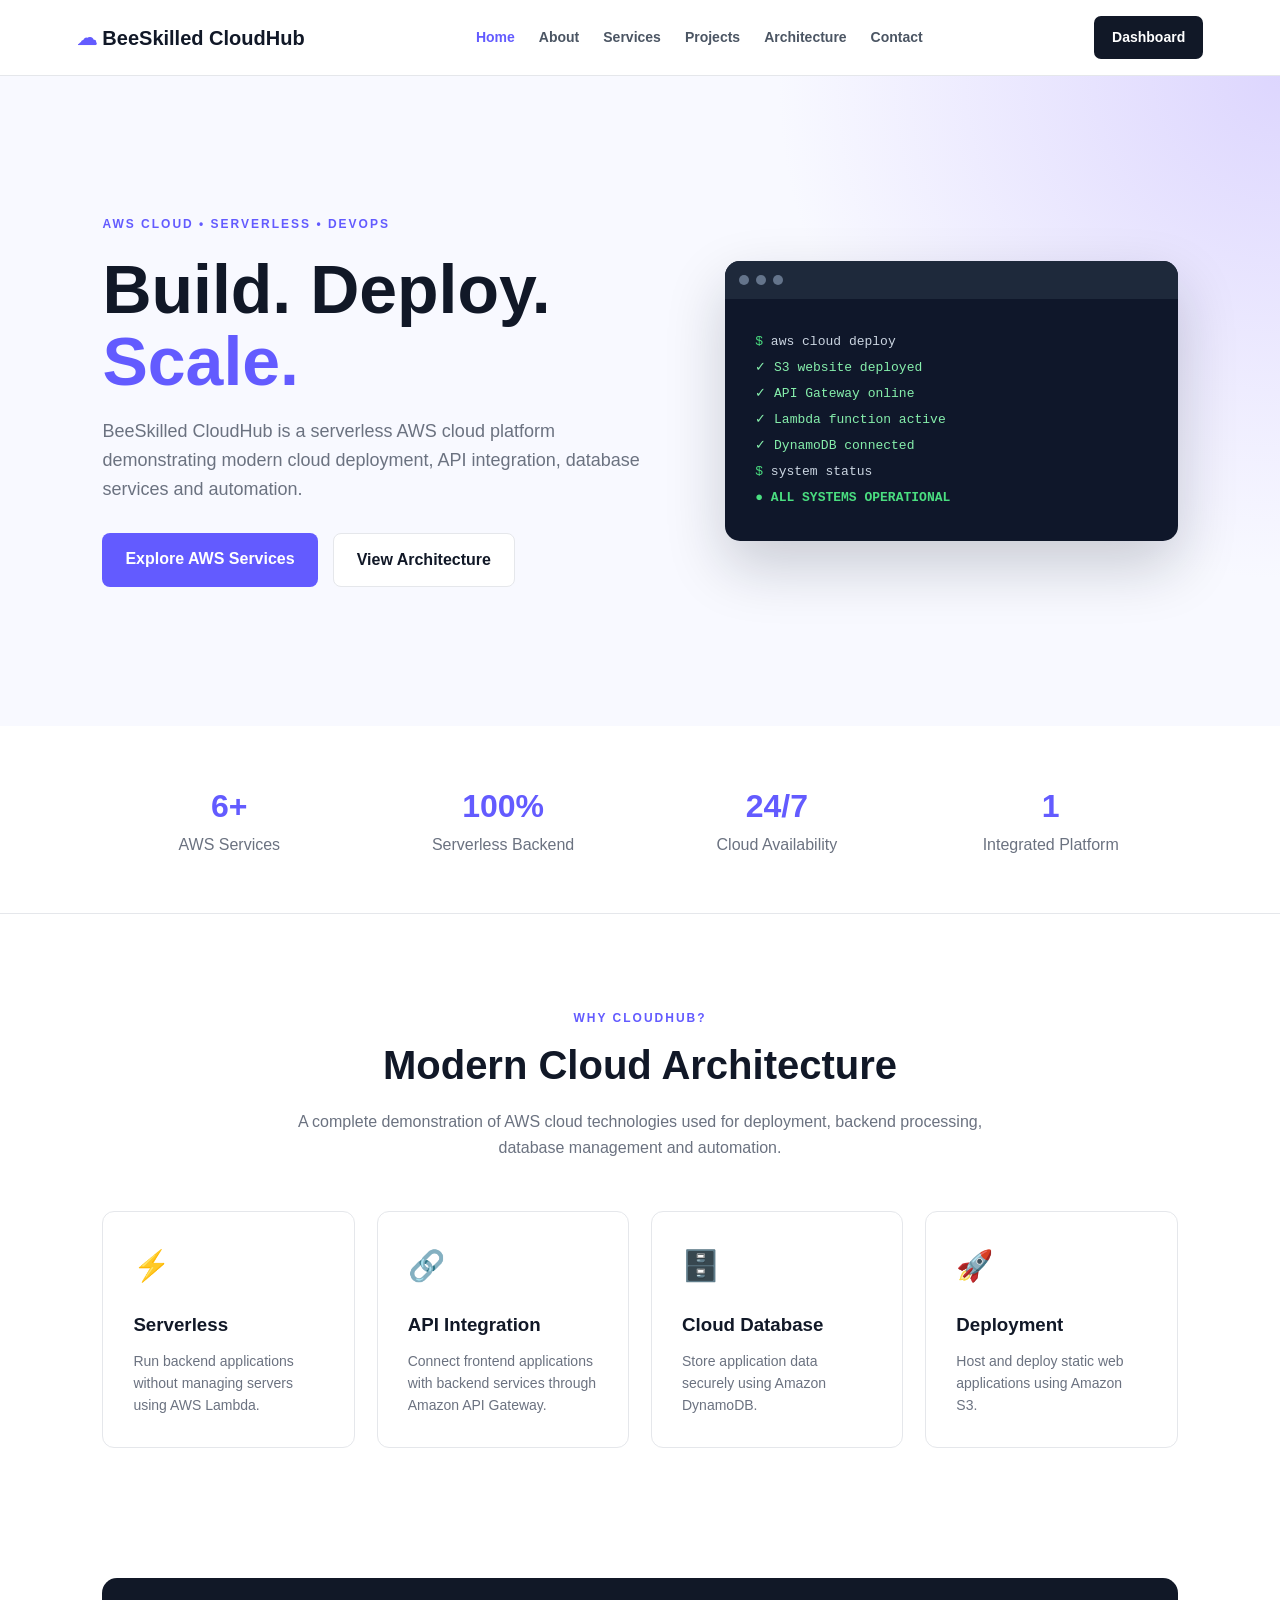
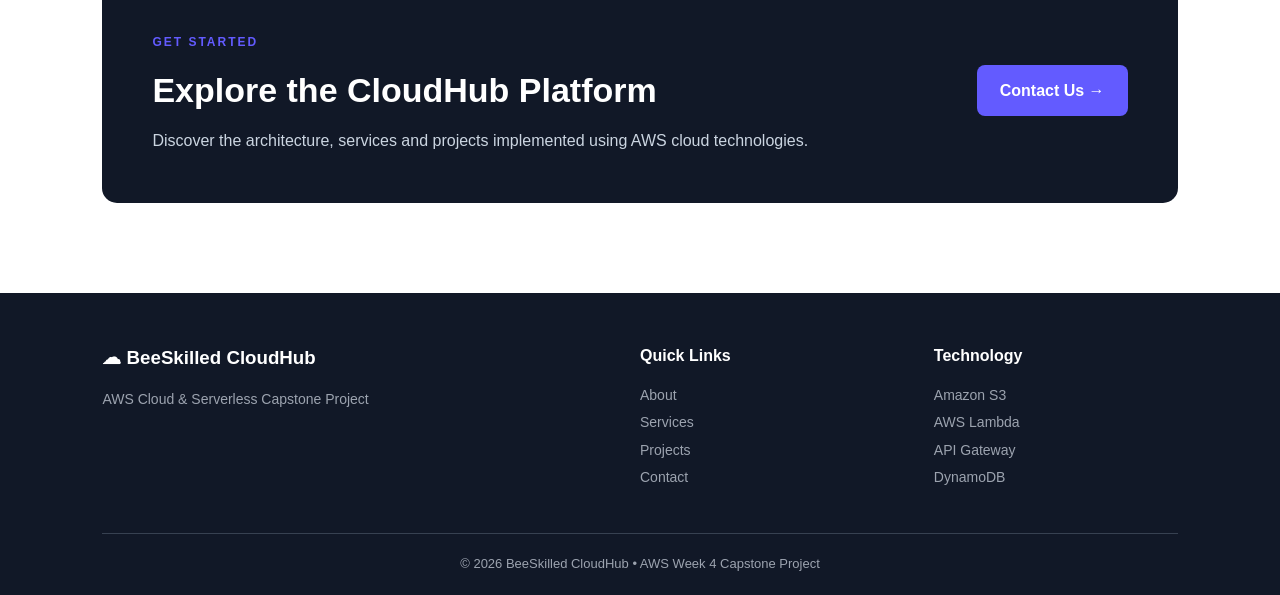
<file: BeeSkilled-CloudHub/index.html>
<!DOCTYPE html>
<html lang="en">

<head>
    <meta charset="UTF-8">
    <meta name="viewport" content="width=device-width, initial-scale=1.0">

    <title>BeeSkilled CloudHub | AWS Cloud Platform</title>

    <link rel="stylesheet" href="css/style.css">
    <link rel="stylesheet" href="css/responsive.css">
</head>

<body>

<header class="navbar">

    <div class="logo">
        <span>☁</span> BeeSkilled CloudHub
    </div>

    <nav>
        <a href="index.html" class="active">Home</a>
        <a href="about.html">About</a>
        <a href="services.html">Services</a>
        <a href="projects.html">Projects</a>
        <a href="architecture.html">Architecture</a>
        <a href="contact.html">Contact</a>
    </nav>

    <a href="dashboard.html" class="nav-button">
        Dashboard
    </a>

</header>


<main>

<section class="hero">

    <div class="hero-content">

        <div class="badge">
            AWS CLOUD • SERVERLESS • DEVOPS
        </div>

        <h1>
            Build. Deploy.
            <span>Scale.</span>
        </h1>

        <p>
            BeeSkilled CloudHub is a serverless AWS cloud platform
            demonstrating modern cloud deployment, API integration,
            database services and automation.
        </p>

        <div class="hero-buttons">

            <a href="services.html" class="btn primary">
                Explore AWS Services
            </a>

            <a href="architecture.html" class="btn secondary">
                View Architecture
            </a>

        </div>

    </div>


    <div class="hero-card">

        <div class="terminal-header">
            <span></span>
            <span></span>
            <span></span>
        </div>

        <div class="terminal">

            <p>
                <span class="green">$</span>
                aws cloud deploy
            </p>

            <p class="success">
                ✓ S3 website deployed
            </p>

            <p class="success">
                ✓ API Gateway online
            </p>

            <p class="success">
                ✓ Lambda function active
            </p>

            <p class="success">
                ✓ DynamoDB connected
            </p>

            <p>
                <span class="green">$</span>
                system status
            </p>

            <p class="online">
                ● ALL SYSTEMS OPERATIONAL
            </p>

        </div>

    </div>

</section>


<section class="stats">

    <div class="stat-card">
        <h2>6+</h2>
        <p>AWS Services</p>
    </div>

    <div class="stat-card">
        <h2>100%</h2>
        <p>Serverless Backend</p>
    </div>

    <div class="stat-card">
        <h2>24/7</h2>
        <p>Cloud Availability</p>
    </div>

    <div class="stat-card">
        <h2>1</h2>
        <p>Integrated Platform</p>
    </div>

</section>


<section class="section">

    <div class="section-heading">

        <span class="section-label">
            WHY CLOUDHUB?
        </span>

        <h2>
            Modern Cloud Architecture
        </h2>

        <p>
            A complete demonstration of AWS cloud technologies
            used for deployment, backend processing, database
            management and automation.
        </p>

    </div>


    <div class="feature-grid">

        <div class="feature-card">

            <div class="feature-icon">⚡</div>

            <h3>Serverless</h3>

            <p>
                Run backend applications without managing servers
                using AWS Lambda.
            </p>

        </div>


        <div class="feature-card">

            <div class="feature-icon">🔗</div>

            <h3>API Integration</h3>

            <p>
                Connect frontend applications with backend services
                through Amazon API Gateway.
            </p>

        </div>


        <div class="feature-card">

            <div class="feature-icon">🗄️</div>

            <h3>Cloud Database</h3>

            <p>
                Store application data securely using
                Amazon DynamoDB.
            </p>

        </div>


        <div class="feature-card">

            <div class="feature-icon">🚀</div>

            <h3>Deployment</h3>

            <p>
                Host and deploy static web applications using
                Amazon S3.
            </p>

        </div>

    </div>

</section>


<section class="cta">

    <div>

        <span class="section-label">
            GET STARTED
        </span>

        <h2>
            Explore the CloudHub Platform
        </h2>

        <p>
            Discover the architecture, services and projects
            implemented using AWS cloud technologies.
        </p>

    </div>

    <a href="contact.html" class="btn primary">
        Contact Us →
    </a>

</section>

</main>


<footer>

    <div class="footer-content">

        <div>
            <h3>☁ BeeSkilled CloudHub</h3>

            <p>
                AWS Cloud & Serverless Capstone Project
            </p>
        </div>

        <div>
            <h4>Quick Links</h4>

            <a href="about.html">About</a>
            <a href="services.html">Services</a>
            <a href="projects.html">Projects</a>
            <a href="contact.html">Contact</a>
        </div>

        <div>
            <h4>Technology</h4>

            <p>Amazon S3</p>
            <p>AWS Lambda</p>
            <p>API Gateway</p>
            <p>DynamoDB</p>
        </div>

    </div>

    <div class="footer-bottom">
        © 2026 BeeSkilled CloudHub • AWS Week 4 Capstone Project
    </div>

</footer>


<script src="js/main.js"></script>

</body>
</html>
</file>
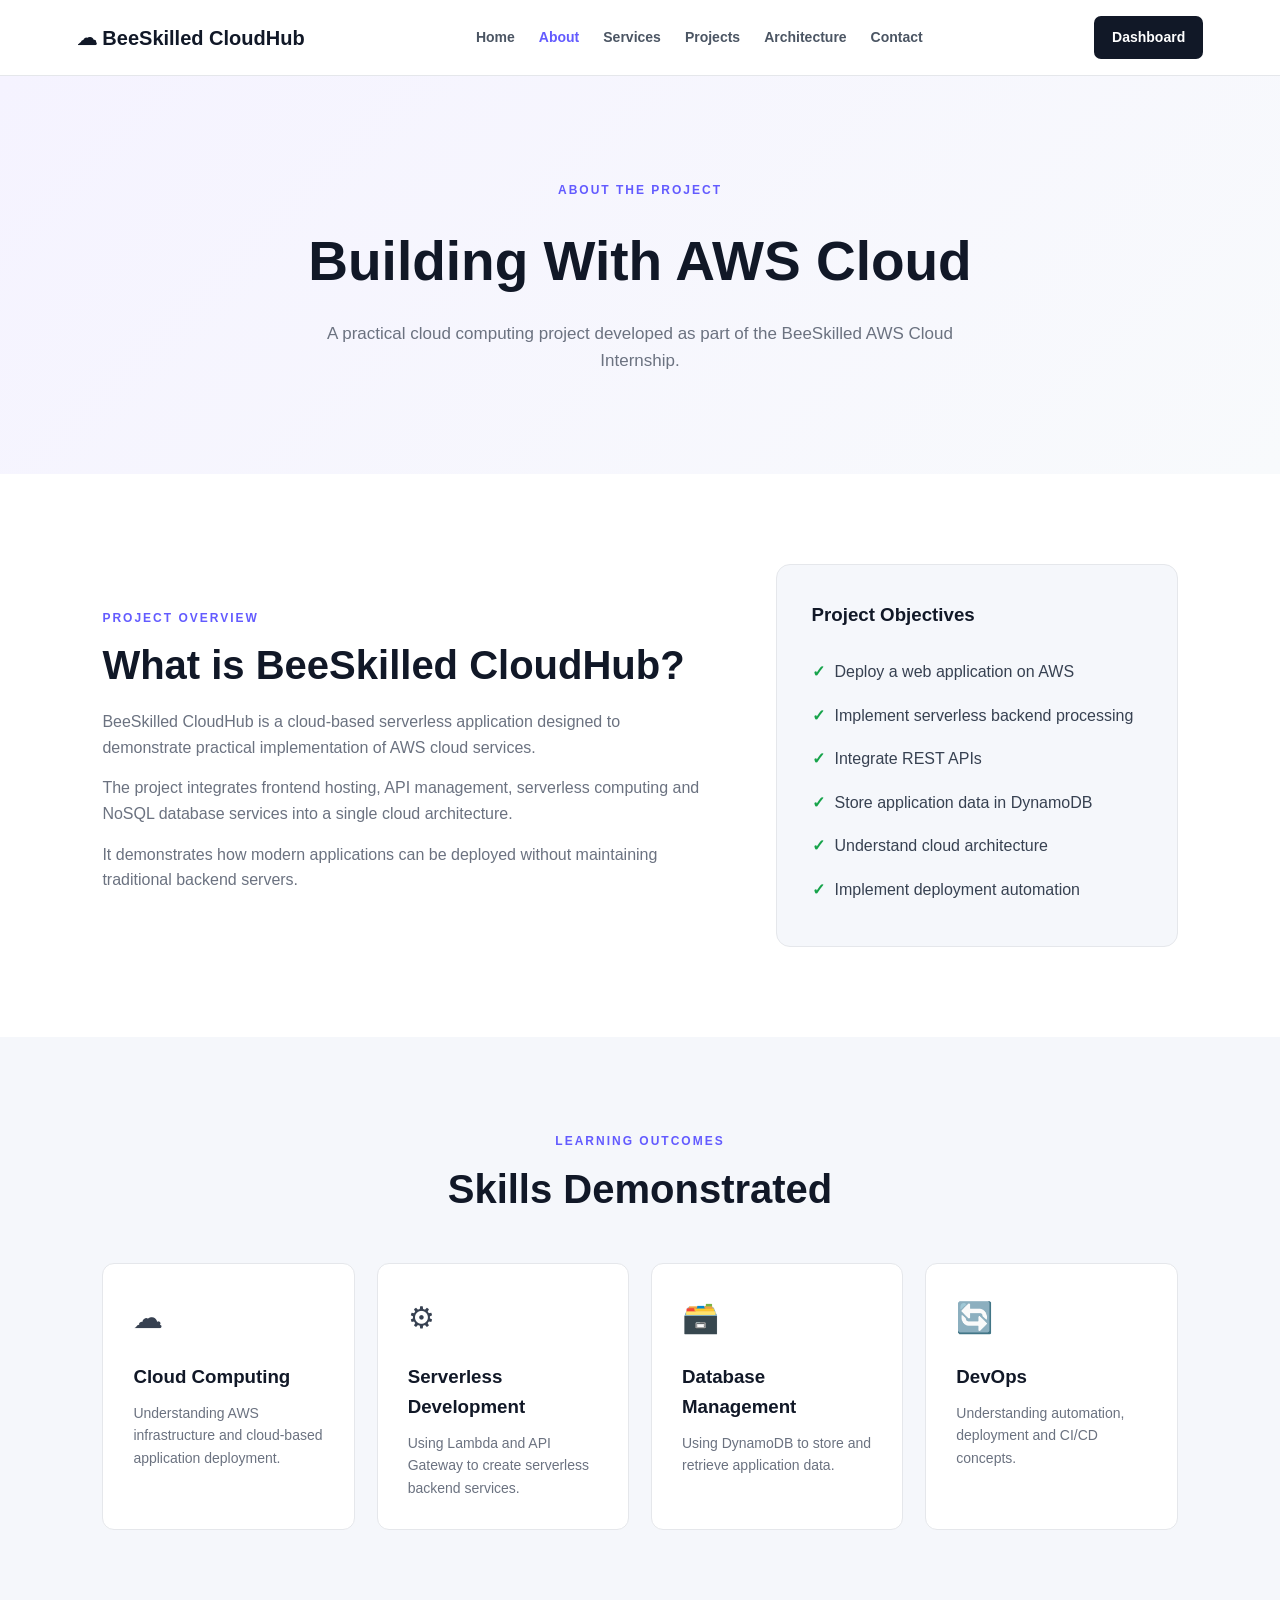
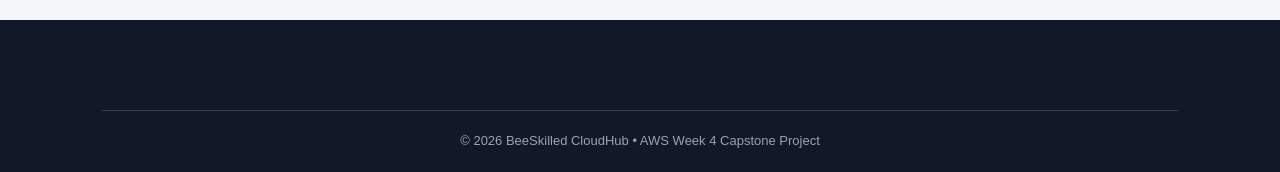
<file: BeeSkilled-CloudHub/about.html>
<!DOCTYPE html>
<html lang="en">

<head>

<meta charset="UTF-8">
<meta name="viewport" content="width=device-width, initial-scale=1.0">

<title>About | BeeSkilled CloudHub</title>

<link rel="stylesheet" href="css/style.css">
<link rel="stylesheet" href="css/responsive.css">

</head>

<body>

<header class="navbar">

<div class="logo">
☁ BeeSkilled CloudHub
</div>

<nav>

<a href="index.html">Home</a>
<a href="about.html" class="active">About</a>
<a href="services.html">Services</a>
<a href="projects.html">Projects</a>
<a href="architecture.html">Architecture</a>
<a href="contact.html">Contact</a>

</nav>

<a href="dashboard.html" class="nav-button">
Dashboard
</a>

</header>


<section class="page-hero">

<span class="section-label">
ABOUT THE PROJECT
</span>

<h1>
Building With AWS Cloud
</h1>

<p>
A practical cloud computing project developed as part
of the BeeSkilled AWS Cloud Internship.
</p>

</section>


<section class="section">

<div class="about-grid">

<div>

<span class="section-label">
PROJECT OVERVIEW
</span>

<h2>
What is BeeSkilled CloudHub?
</h2>

<p>
BeeSkilled CloudHub is a cloud-based serverless application
designed to demonstrate practical implementation of AWS
cloud services.
</p>

<p>
The project integrates frontend hosting, API management,
serverless computing and NoSQL database services into a
single cloud architecture.
</p>

<p>
It demonstrates how modern applications can be deployed
without maintaining traditional backend servers.
</p>

</div>


<div class="info-card">

<h3>Project Objectives</h3>

<ul class="check-list">

<li>Deploy a web application on AWS</li>

<li>Implement serverless backend processing</li>

<li>Integrate REST APIs</li>

<li>Store application data in DynamoDB</li>

<li>Understand cloud architecture</li>

<li>Implement deployment automation</li>

</ul>

</div>

</div>

</section>


<section class="section light-section">

<div class="section-heading">

<span class="section-label">
LEARNING OUTCOMES
</span>

<h2>
Skills Demonstrated
</h2>

</div>


<div class="feature-grid">

<div class="feature-card">

<div class="feature-icon">☁</div>

<h3>Cloud Computing</h3>

<p>
Understanding AWS infrastructure and cloud-based
application deployment.
</p>

</div>


<div class="feature-card">

<div class="feature-icon">⚙</div>

<h3>Serverless Development</h3>

<p>
Using Lambda and API Gateway to create serverless
backend services.
</p>

</div>


<div class="feature-card">

<div class="feature-icon">🗃️</div>

<h3>Database Management</h3>

<p>
Using DynamoDB to store and retrieve application data.
</p>

</div>


<div class="feature-card">

<div class="feature-icon">🔄</div>

<h3>DevOps</h3>

<p>
Understanding automation, deployment and CI/CD concepts.
</p>

</div>

</div>

</section>


<footer>

<div class="footer-bottom">

© 2026 BeeSkilled CloudHub • AWS Week 4 Capstone Project

</div>

</footer>

</body>
</html>
</file>
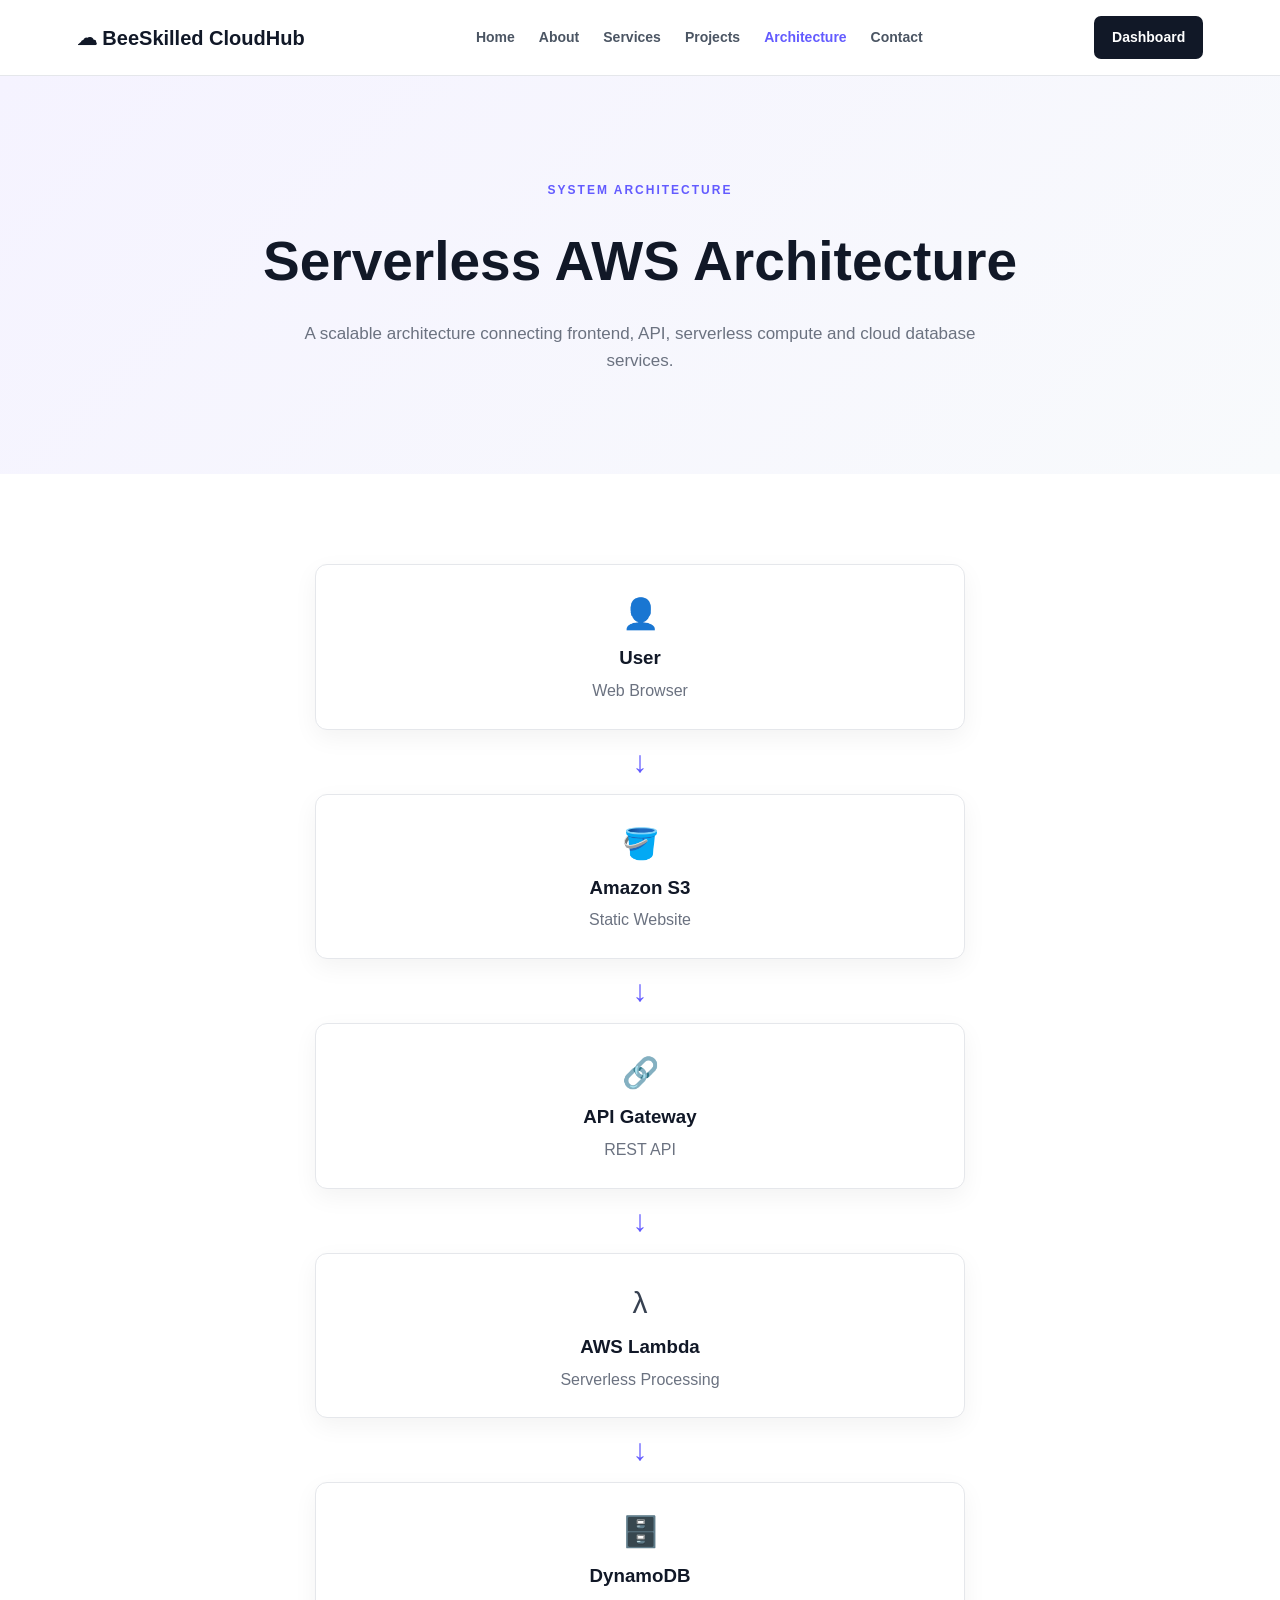
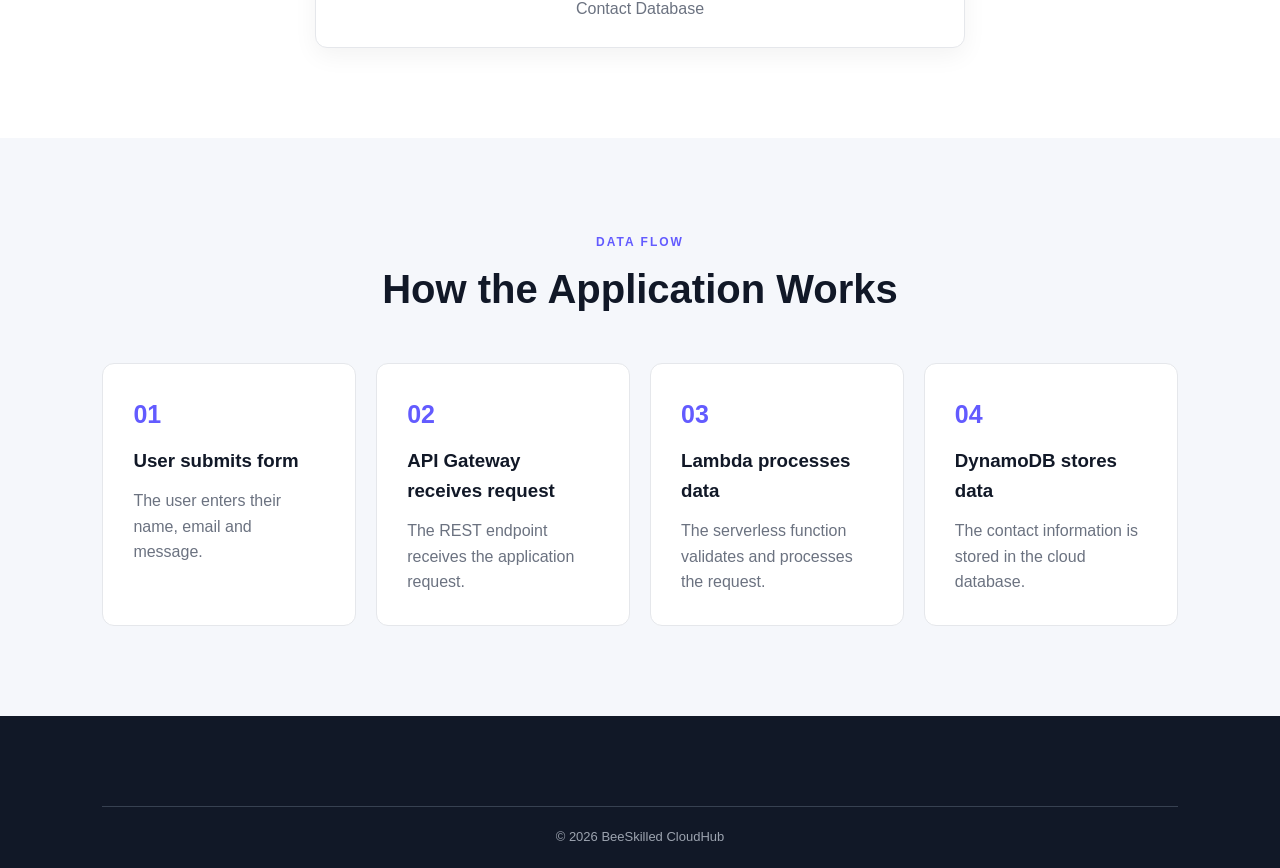
<file: BeeSkilled-CloudHub/architecture.html>
<!DOCTYPE html>
<html lang="en">

<head>

<meta charset="UTF-8">
<meta name="viewport" content="width=device-width, initial-scale=1.0">

<title>Architecture | BeeSkilled CloudHub</title>

<link rel="stylesheet" href="css/style.css">
<link rel="stylesheet" href="css/responsive.css">

</head>

<body>

<header class="navbar">

<div class="logo">
☁ BeeSkilled CloudHub
</div>

<nav>

<a href="index.html">Home</a>
<a href="about.html">About</a>
<a href="services.html">Services</a>
<a href="projects.html">Projects</a>
<a href="architecture.html" class="active">Architecture</a>
<a href="contact.html">Contact</a>

</nav>

<a href="dashboard.html" class="nav-button">
Dashboard
</a>

</header>


<section class="page-hero">

<span class="section-label">
SYSTEM ARCHITECTURE
</span>

<h1>
Serverless AWS Architecture
</h1>

<p>
A scalable architecture connecting frontend, API,
serverless compute and cloud database services.
</p>

</section>


<section class="section">

<div class="architecture">

<div class="architecture-node">

<span>👤</span>

<h3>User</h3>

<p>Web Browser</p>

</div>


<div class="arrow">
↓
</div>


<div class="architecture-node">

<span>🪣</span>

<h3>Amazon S3</h3>

<p>Static Website</p>

</div>


<div class="arrow">
↓
</div>


<div class="architecture-node">

<span>🔗</span>

<h3>API Gateway</h3>

<p>REST API</p>

</div>


<div class="arrow">
↓
</div>


<div class="architecture-node">

<span>λ</span>

<h3>AWS Lambda</h3>

<p>Serverless Processing</p>

</div>


<div class="arrow">
↓
</div>


<div class="architecture-node">

<span>🗄️</span>

<h3>DynamoDB</h3>

<p>Contact Database</p>

</div>

</div>

</section>


<section class="section light-section">

<div class="section-heading">

<span class="section-label">
DATA FLOW
</span>

<h2>
How the Application Works
</h2>

</div>


<div class="flow-grid">

<div class="flow-card">

<strong>01</strong>

<h3>User submits form</h3>

<p>
The user enters their name, email and message.
</p>

</div>


<div class="flow-card">

<strong>02</strong>

<h3>API Gateway receives request</h3>

<p>
The REST endpoint receives the application request.
</p>

</div>


<div class="flow-card">

<strong>03</strong>

<h3>Lambda processes data</h3>

<p>
The serverless function validates and processes the request.
</p>

</div>


<div class="flow-card">

<strong>04</strong>

<h3>DynamoDB stores data</h3>

<p>
The contact information is stored in the cloud database.
</p>

</div>

</div>

</section>


<footer>

<div class="footer-bottom">

© 2026 BeeSkilled CloudHub

</div>

</footer>

</body>
</html>
</file>
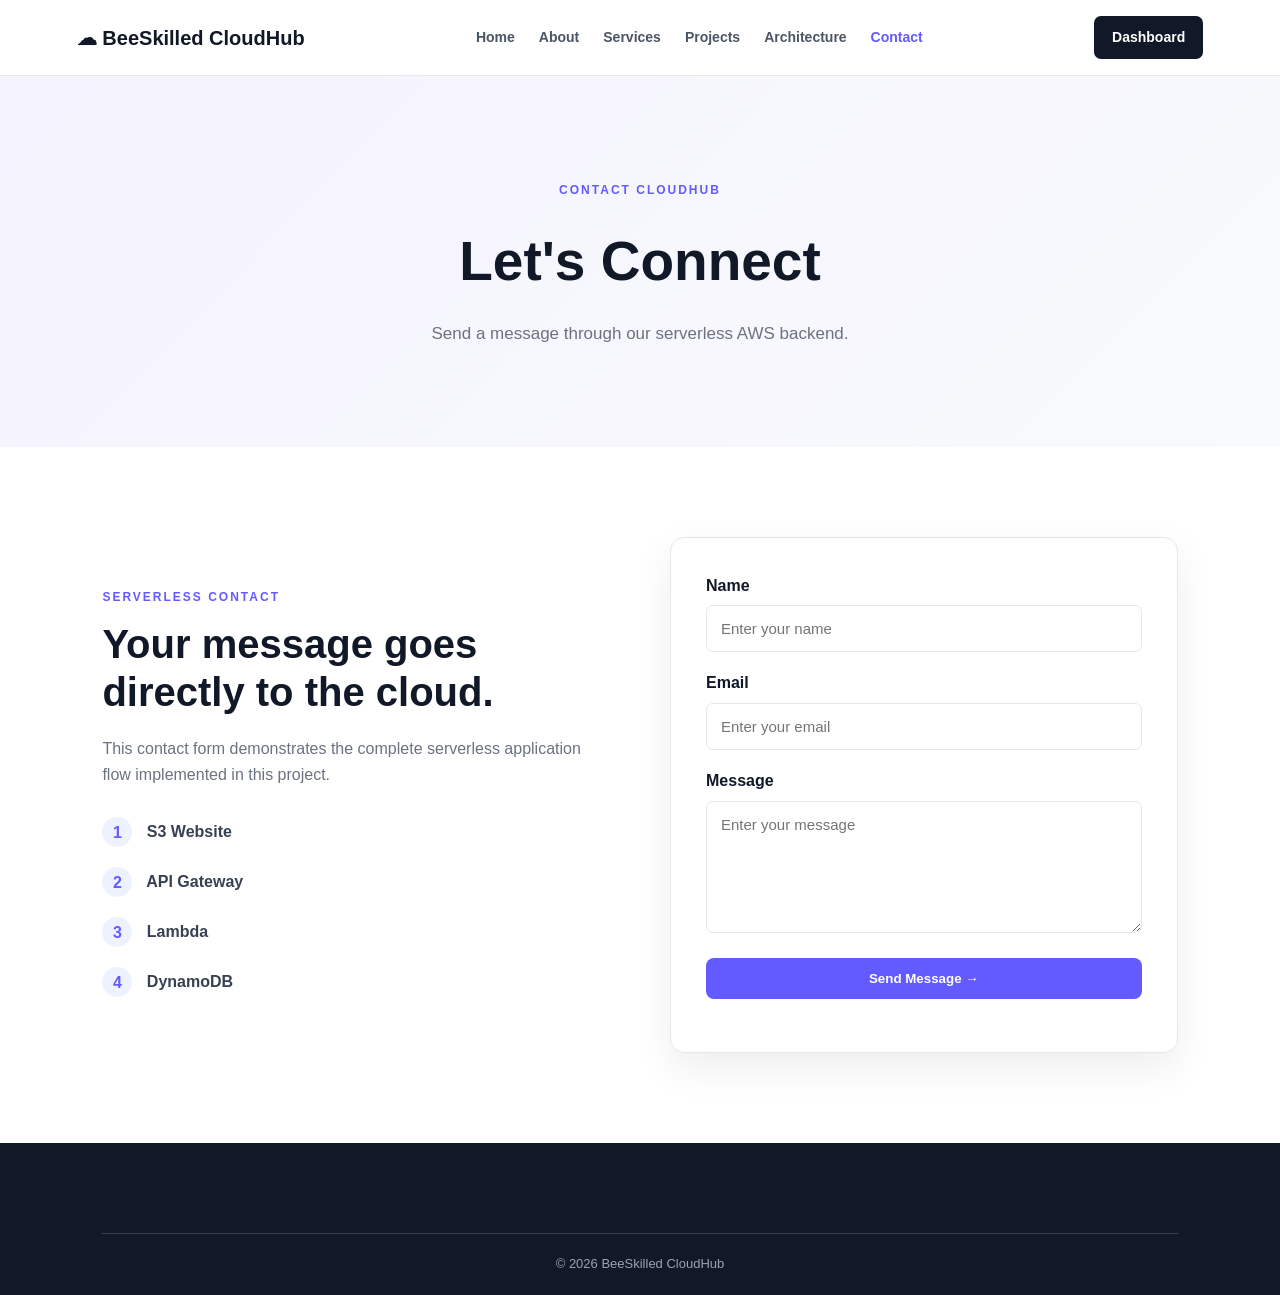
<file: BeeSkilled-CloudHub/contact.html>
<!DOCTYPE html>
<html lang="en">

<head>

<meta charset="UTF-8">
<meta name="viewport" content="width=device-width, initial-scale=1.0">

<title>Contact | BeeSkilled CloudHub</title>

<link rel="stylesheet" href="css/style.css">
<link rel="stylesheet" href="css/responsive.css">

</head>

<body>

<header class="navbar">

<div class="logo">
☁ BeeSkilled CloudHub
</div>

<nav>

<a href="index.html">Home</a>
<a href="about.html">About</a>
<a href="services.html">Services</a>
<a href="projects.html">Projects</a>
<a href="architecture.html">Architecture</a>
<a href="contact.html" class="active">Contact</a>

</nav>

<a href="dashboard.html" class="nav-button">
Dashboard
</a>

</header>


<section class="page-hero">

<span class="section-label">
CONTACT CLOUDHUB
</span>

<h1>
Let's Connect
</h1>

<p>
Send a message through our serverless AWS backend.
</p>

</section>


<section class="section">

<div class="contact-grid">


<div class="contact-info">

<span class="section-label">
SERVERLESS CONTACT
</span>

<h2>
Your message goes directly to the cloud.
</h2>

<p>
This contact form demonstrates the complete serverless
application flow implemented in this project.
</p>


<div class="contact-flow">

<div>
<span>1</span>
S3 Website
</div>

<div>
<span>2</span>
API Gateway
</div>

<div>
<span>3</span>
Lambda
</div>

<div>
<span>4</span>
DynamoDB
</div>

</div>

</div>


<div class="form-card">

<form id="contactForm">

<label>
Name
</label>

<input
type="text"
id="name"
placeholder="Enter your name"
required
>


<label>
Email
</label>

<input
type="email"
id="email"
placeholder="Enter your email"
required
>


<label>
Message
</label>

<textarea
id="message"
rows="6"
placeholder="Enter your message"
required
></textarea>


<button type="submit" class="btn primary full">

Send Message →

</button>

</form>


<div id="result"></div>

</div>

</div>

</section>


<footer>

<div class="footer-bottom">

© 2026 BeeSkilled CloudHub

</div>

</footer>


<script src="js/contact.js"></script>

</body>
</html>
</file>
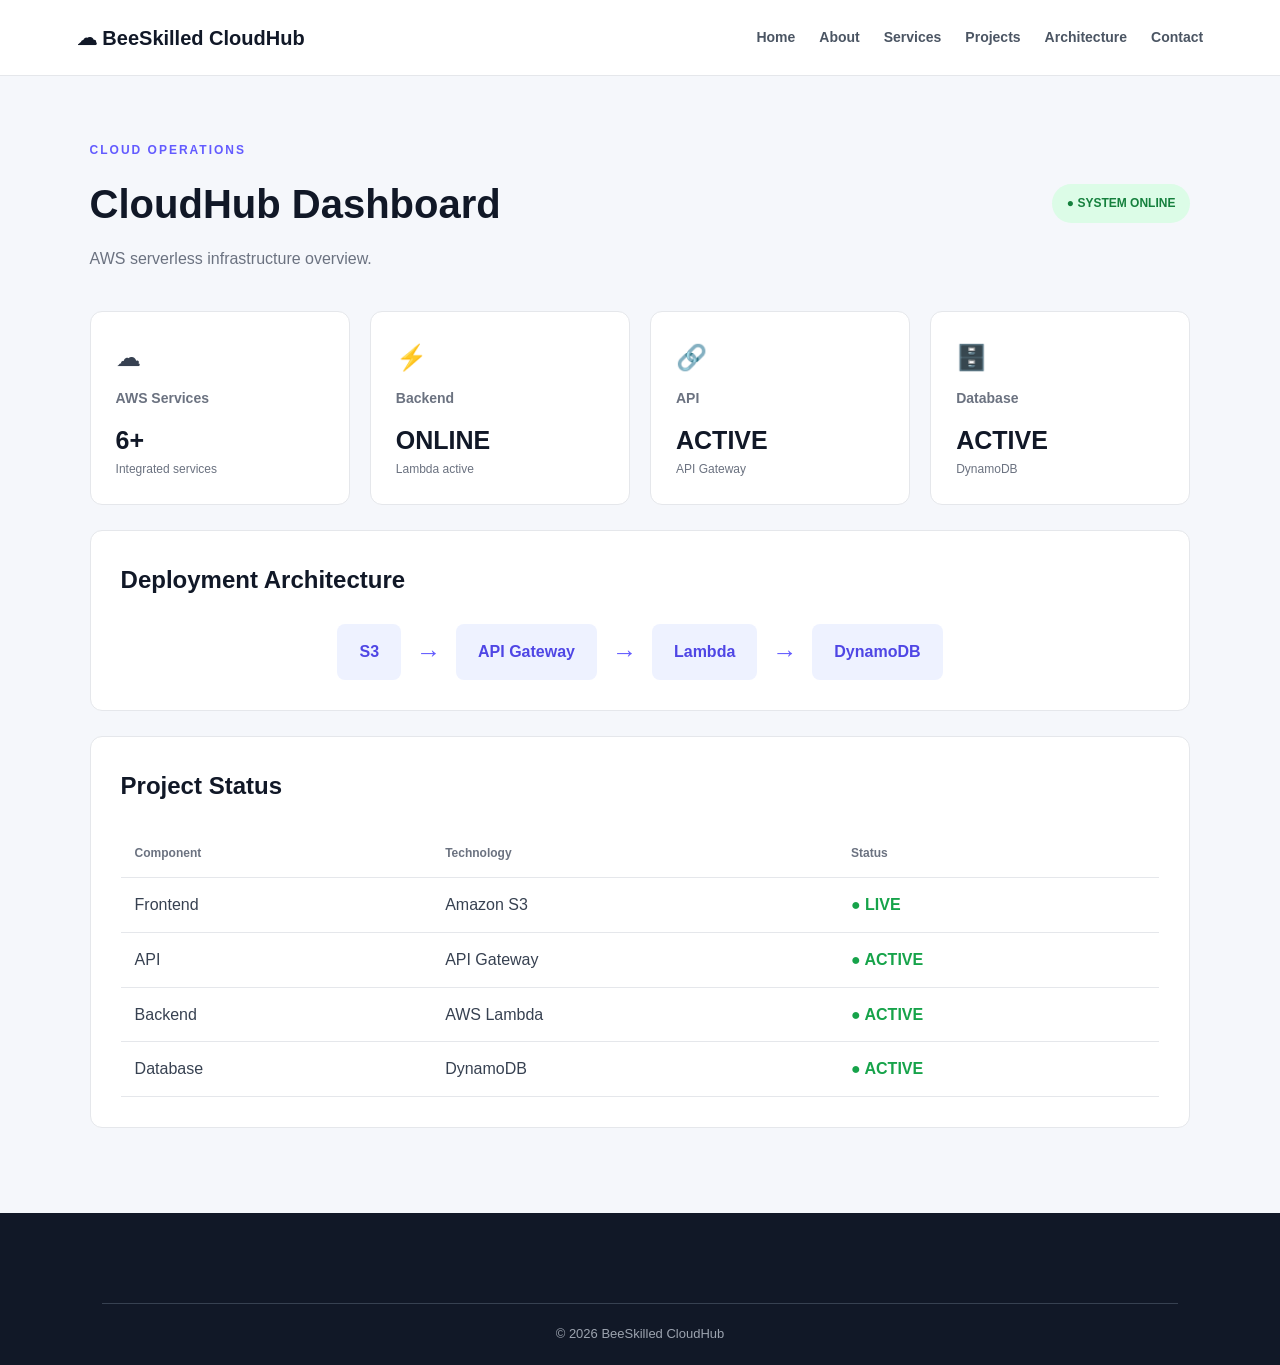
<file: BeeSkilled-CloudHub/dashboard.html>
<!DOCTYPE html>
<html lang="en">

<head>

<meta charset="UTF-8">
<meta name="viewport" content="width=device-width, initial-scale=1.0">

<title>Dashboard | BeeSkilled CloudHub</title>

<link rel="stylesheet" href="css/style.css">
<link rel="stylesheet" href="css/responsive.css">

</head>

<body>

<header class="navbar">

<div class="logo">
☁ BeeSkilled CloudHub
</div>

<nav>

<a href="index.html">Home</a>
<a href="about.html">About</a>
<a href="services.html">Services</a>
<a href="projects.html">Projects</a>
<a href="architecture.html">Architecture</a>
<a href="contact.html">Contact</a>

</nav>

</header>


<section class="dashboard-page">

<div class="dashboard-header">

<div>

<span class="section-label">
CLOUD OPERATIONS
</span>

<h1>
CloudHub Dashboard
</h1>

<p>
AWS serverless infrastructure overview.
</p>

</div>

<div class="live-status">
● SYSTEM ONLINE
</div>

</div>


<div class="dashboard-grid">


<div class="metric-card">

<span>☁</span>

<h3>AWS Services</h3>

<strong>6+</strong>

<p>Integrated services</p>

</div>


<div class="metric-card">

<span>⚡</span>

<h3>Backend</h3>

<strong>ONLINE</strong>

<p>Lambda active</p>

</div>


<div class="metric-card">

<span>🔗</span>

<h3>API</h3>

<strong>ACTIVE</strong>

<p>API Gateway</p>

</div>


<div class="metric-card">

<span>🗄️</span>

<h3>Database</h3>

<strong>ACTIVE</strong>

<p>DynamoDB</p>

</div>


</div>


<div class="dashboard-panel">

<h2>Deployment Architecture</h2>

<div class="mini-flow">

<div>S3</div>

<span>→</span>

<div>API Gateway</div>

<span>→</span>

<div>Lambda</div>

<span>→</span>

<div>DynamoDB</div>

</div>

</div>


<div class="dashboard-panel">

<h2>Project Status</h2>

<table>

<tr>

<th>Component</th>

<th>Technology</th>

<th>Status</th>

</tr>


<tr>

<td>Frontend</td>

<td>Amazon S3</td>

<td class="table-success">
● LIVE
</td>

</tr>


<tr>

<td>API</td>

<td>API Gateway</td>

<td class="table-success">
● ACTIVE
</td>

</tr>


<tr>

<td>Backend</td>

<td>AWS Lambda</td>

<td class="table-success">
● ACTIVE
</td>

</tr>


<tr>

<td>Database</td>

<td>DynamoDB</td>

<td class="table-success">
● ACTIVE
</td>

</tr>

</table>

</div>

</section>


<footer>

<div class="footer-bottom">

© 2026 BeeSkilled CloudHub

</div>

</footer>


</body>
</html>
</file>
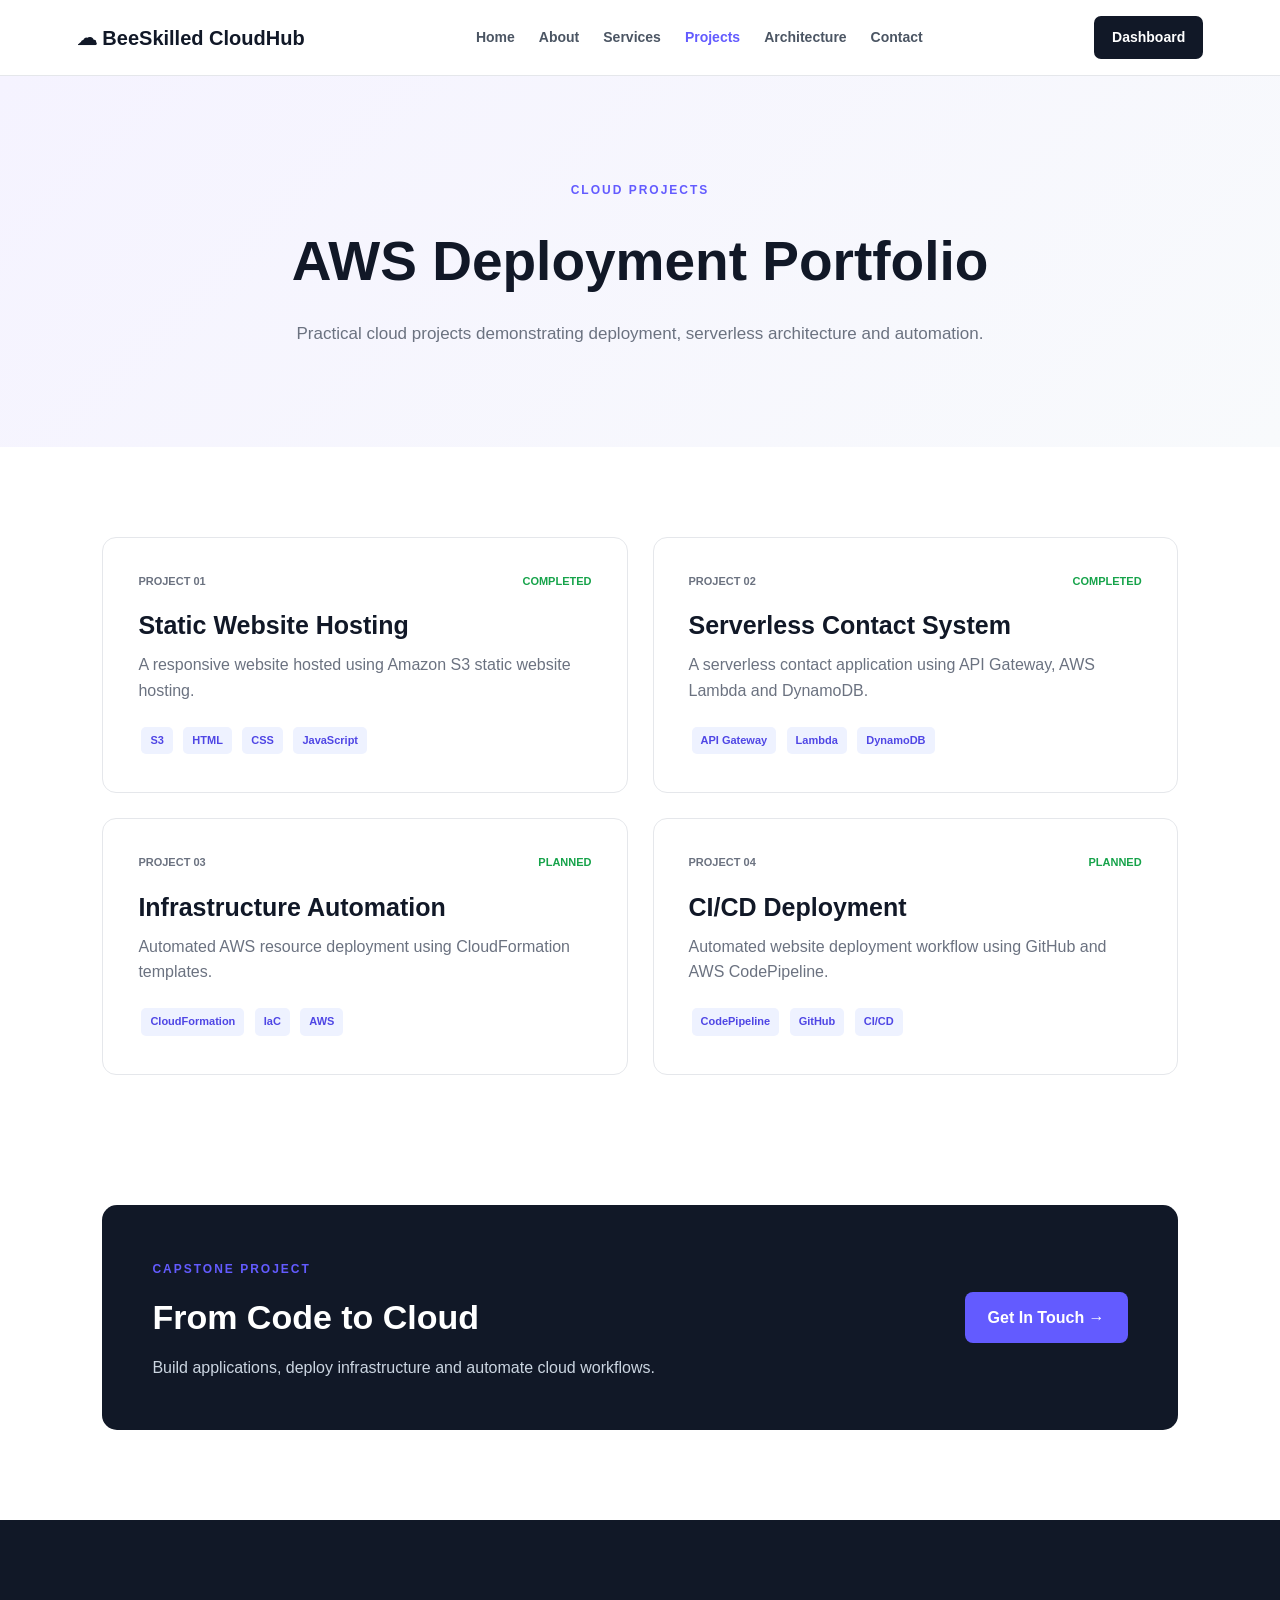
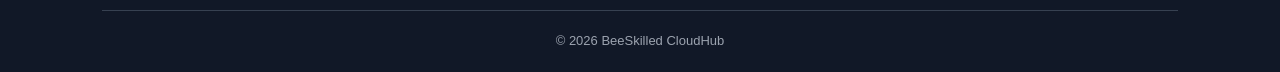
<file: BeeSkilled-CloudHub/projects.html>
<!DOCTYPE html>
<html lang="en">

<head>

<meta charset="UTF-8">
<meta name="viewport" content="width=device-width, initial-scale=1.0">

<title>Projects | BeeSkilled CloudHub</title>

<link rel="stylesheet" href="css/style.css">
<link rel="stylesheet" href="css/responsive.css">

</head>

<body>

<header class="navbar">

<div class="logo">
☁ BeeSkilled CloudHub
</div>

<nav>

<a href="index.html">Home</a>
<a href="about.html">About</a>
<a href="services.html">Services</a>
<a href="projects.html" class="active">Projects</a>
<a href="architecture.html">Architecture</a>
<a href="contact.html">Contact</a>

</nav>

<a href="dashboard.html" class="nav-button">
Dashboard
</a>

</header>


<section class="page-hero">

<span class="section-label">
CLOUD PROJECTS
</span>

<h1>
AWS Deployment Portfolio
</h1>

<p>
Practical cloud projects demonstrating deployment,
serverless architecture and automation.
</p>

</section>


<section class="section">

<div class="project-grid">


<div class="project-card">

<div class="project-top">
<span>PROJECT 01</span>
<span class="status">COMPLETED</span>
</div>

<h2>Static Website Hosting</h2>

<p>
A responsive website hosted using Amazon S3
static website hosting.
</p>

<div class="tags">

<span>S3</span>
<span>HTML</span>
<span>CSS</span>
<span>JavaScript</span>

</div>

</div>


<div class="project-card">

<div class="project-top">
<span>PROJECT 02</span>
<span class="status">COMPLETED</span>
</div>

<h2>Serverless Contact System</h2>

<p>
A serverless contact application using API Gateway,
AWS Lambda and DynamoDB.
</p>

<div class="tags">

<span>API Gateway</span>
<span>Lambda</span>
<span>DynamoDB</span>

</div>

</div>


<div class="project-card">

<div class="project-top">
<span>PROJECT 03</span>
<span class="status">PLANNED</span>
</div>

<h2>Infrastructure Automation</h2>

<p>
Automated AWS resource deployment using
CloudFormation templates.
</p>

<div class="tags">

<span>CloudFormation</span>
<span>IaC</span>
<span>AWS</span>

</div>

</div>


<div class="project-card">

<div class="project-top">
<span>PROJECT 04</span>
<span class="status">PLANNED</span>
</div>

<h2>CI/CD Deployment</h2>

<p>
Automated website deployment workflow using
GitHub and AWS CodePipeline.
</p>

<div class="tags">

<span>CodePipeline</span>
<span>GitHub</span>
<span>CI/CD</span>

</div>

</div>


</div>

</section>


<section class="cta">

<div>

<span class="section-label">
CAPSTONE PROJECT
</span>

<h2>
From Code to Cloud
</h2>

<p>
Build applications, deploy infrastructure and automate
cloud workflows.
</p>

</div>

<a href="contact.html" class="btn primary">
Get In Touch →
</a>

</section>


<footer>

<div class="footer-bottom">

© 2026 BeeSkilled CloudHub

</div>

</footer>

</body>
</html>
</file>
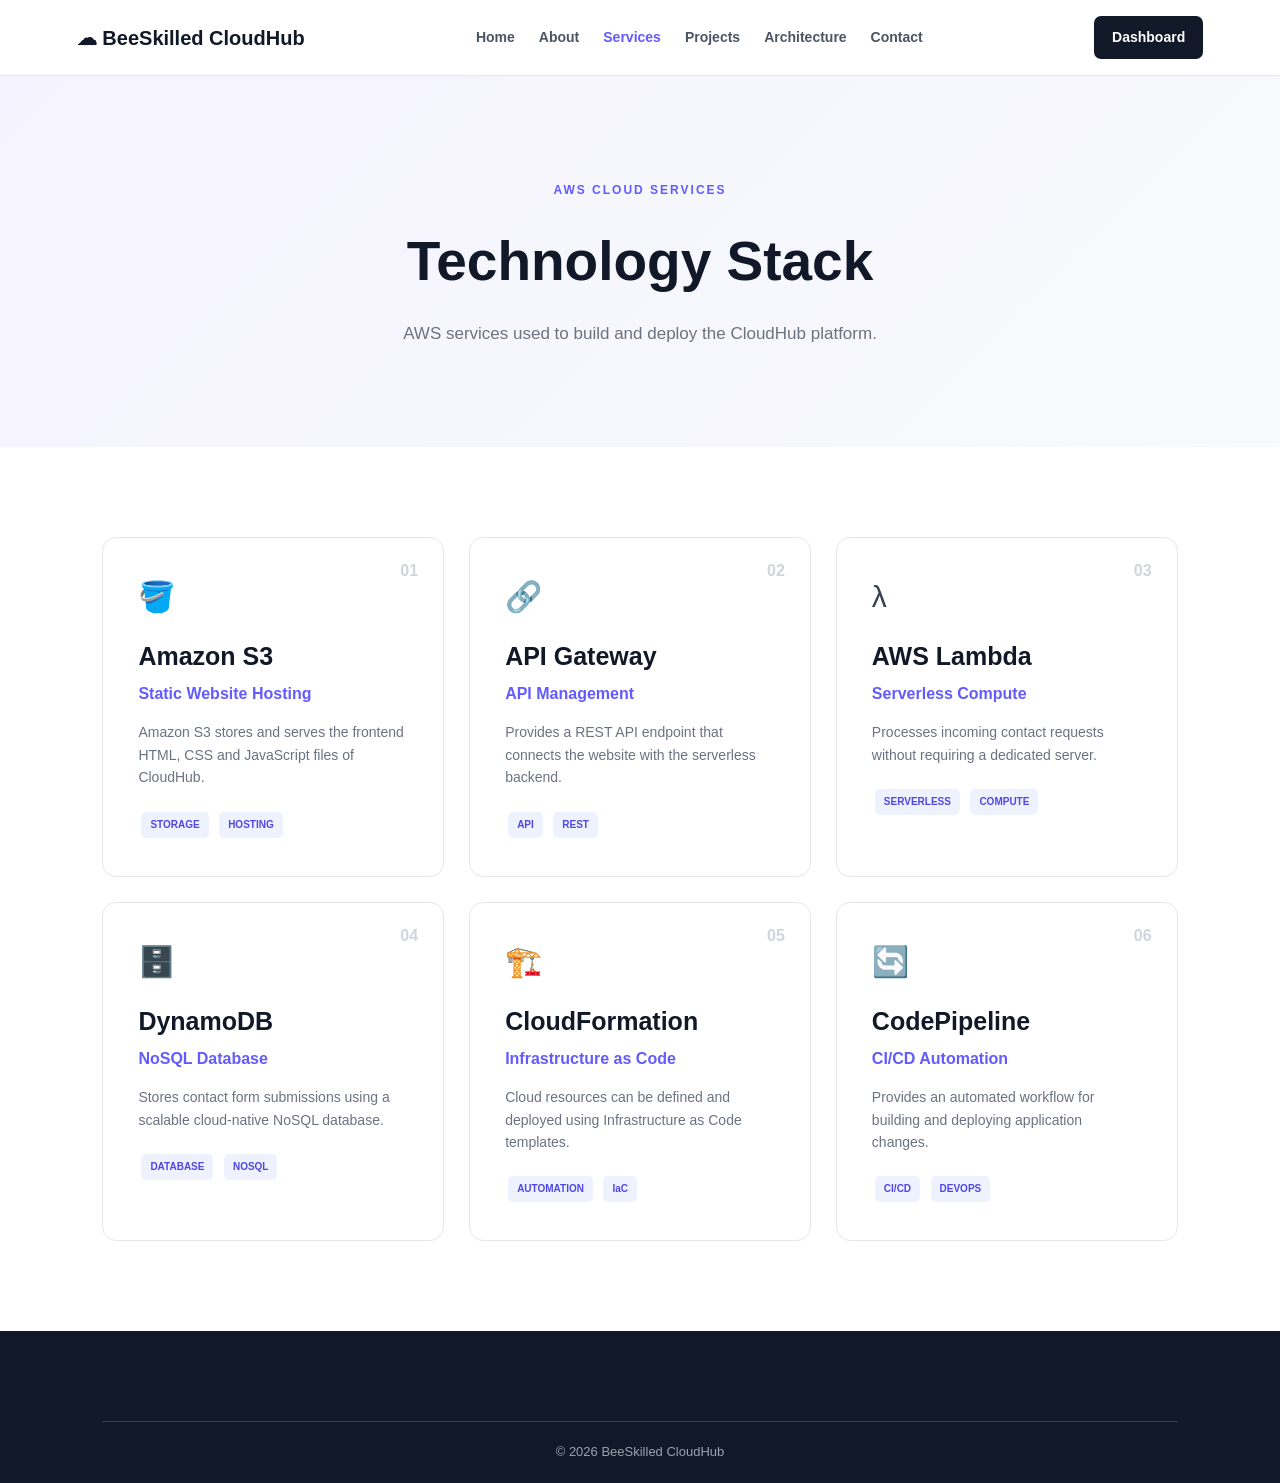
<file: BeeSkilled-CloudHub/services.html>
<!DOCTYPE html>
<html lang="en">

<head>

<meta charset="UTF-8">
<meta name="viewport" content="width=device-width, initial-scale=1.0">

<title>AWS Services | BeeSkilled CloudHub</title>

<link rel="stylesheet" href="css/style.css">
<link rel="stylesheet" href="css/responsive.css">

</head>

<body>

<header class="navbar">

<div class="logo">
☁ BeeSkilled CloudHub
</div>

<nav>

<a href="index.html">Home</a>
<a href="about.html">About</a>
<a href="services.html" class="active">Services</a>
<a href="projects.html">Projects</a>
<a href="architecture.html">Architecture</a>
<a href="contact.html">Contact</a>

</nav>

<a href="dashboard.html" class="nav-button">
Dashboard
</a>

</header>


<section class="page-hero">

<span class="section-label">
AWS CLOUD SERVICES
</span>

<h1>
Technology Stack
</h1>

<p>
AWS services used to build and deploy the CloudHub platform.
</p>

</section>


<section class="section">

<div class="service-grid">


<div class="service-card">

<div class="service-number">
01
</div>

<div class="feature-icon">
🪣
</div>

<h2>Amazon S3</h2>

<h4>Static Website Hosting</h4>

<p>
Amazon S3 stores and serves the frontend HTML, CSS and
JavaScript files of CloudHub.
</p>

<span class="tag">STORAGE</span>
<span class="tag">HOSTING</span>

</div>


<div class="service-card">

<div class="service-number">
02
</div>

<div class="feature-icon">
🔗
</div>

<h2>API Gateway</h2>

<h4>API Management</h4>

<p>
Provides a REST API endpoint that connects the website
with the serverless backend.
</p>

<span class="tag">API</span>
<span class="tag">REST</span>

</div>


<div class="service-card">

<div class="service-number">
03
</div>

<div class="feature-icon">
λ
</div>

<h2>AWS Lambda</h2>

<h4>Serverless Compute</h4>

<p>
Processes incoming contact requests without requiring
a dedicated server.
</p>

<span class="tag">SERVERLESS</span>
<span class="tag">COMPUTE</span>

</div>


<div class="service-card">

<div class="service-number">
04
</div>

<div class="feature-icon">
🗄️
</div>

<h2>DynamoDB</h2>

<h4>NoSQL Database</h4>

<p>
Stores contact form submissions using a scalable
cloud-native NoSQL database.
</p>

<span class="tag">DATABASE</span>
<span class="tag">NOSQL</span>

</div>


<div class="service-card">

<div class="service-number">
05
</div>

<div class="feature-icon">
🏗️
</div>

<h2>CloudFormation</h2>

<h4>Infrastructure as Code</h4>

<p>
Cloud resources can be defined and deployed using
Infrastructure as Code templates.
</p>

<span class="tag">AUTOMATION</span>
<span class="tag">IaC</span>

</div>


<div class="service-card">

<div class="service-number">
06
</div>

<div class="feature-icon">
🔄
</div>

<h2>CodePipeline</h2>

<h4>CI/CD Automation</h4>

<p>
Provides an automated workflow for building and deploying
application changes.
</p>

<span class="tag">CI/CD</span>
<span class="tag">DEVOPS</span>

</div>


</div>

</section>


<footer>

<div class="footer-bottom">

© 2026 BeeSkilled CloudHub

</div>

</footer>

</body>
</html>
</file>
<file: BeeSkilled-CloudHub/css/style.css>
* {
    margin: 0;
    padding: 0;
    box-sizing: border-box;
}

:root {
    --primary: #635bff;
    --dark: #111827;
    --text: #374151;
    --muted: #6b7280;
    --light: #f5f7fb;
    --white: #ffffff;
    --border: #e5e7eb;
    --success: #16a34a;
}

html {
    scroll-behavior: smooth;
}

body {
    font-family: Arial, Helvetica, sans-serif;
    color: var(--text);
    background: var(--white);
    line-height: 1.6;
}

a {
    text-decoration: none;
    color: inherit;
}


/* NAVBAR */

.navbar {
    height: 76px;

    padding: 0 6%;

    display: flex;
    align-items: center;
    justify-content: space-between;

    background: white;

    border-bottom: 1px solid var(--border);

    position: sticky;
    top: 0;

    z-index: 1000;
}

.logo {
    font-size: 20px;
    font-weight: 800;
    color: var(--dark);
}

.logo span {
    color: var(--primary);
}

.navbar nav {
    display: flex;
    gap: 24px;
}

.navbar nav a {
    color: #4b5563;
    font-size: 14px;
    font-weight: 600;
}

.navbar nav a:hover,
.navbar nav a.active {
    color: var(--primary);
}

.nav-button {
    background: var(--dark);
    color: white;

    padding: 10px 18px;

    border-radius: 7px;

    font-size: 14px;
    font-weight: bold;
}


/* HERO */

.hero {
    min-height: 650px;

    padding: 90px 8%;

    display: grid;

    grid-template-columns: 1.1fr 0.9fr;

    gap: 70px;

    align-items: center;

    background:
        radial-gradient(circle at top right, #ddd6fe, transparent 35%),
        #f8f9ff;
}

.badge,
.section-label {
    color: var(--primary);

    font-size: 12px;

    font-weight: 800;

    letter-spacing: 2px;
}

.hero h1 {
    font-size: 68px;

    line-height: 1.05;

    color: var(--dark);

    margin: 20px 0;
}

.hero h1 span {
    color: var(--primary);
}

.hero-content > p {
    color: var(--muted);

    font-size: 18px;

    max-width: 650px;

    margin-bottom: 30px;
}

.hero-buttons {
    display: flex;

    gap: 15px;
}

.btn {
    display: inline-block;

    padding: 13px 23px;

    border-radius: 8px;

    font-weight: 700;

    border: none;

    cursor: pointer;
}

.btn.primary {
    background: var(--primary);
    color: white;
}

.btn.secondary {
    background: white;
    color: var(--dark);

    border: 1px solid var(--border);
}

.full {
    width: 100%;
}


/* TERMINAL */

.hero-card {
    background: #0f172a;

    border-radius: 15px;

    overflow: hidden;

    box-shadow: 0 25px 60px rgba(15,23,42,.2);
}

.terminal-header {
    padding: 14px;

    display: flex;

    gap: 7px;

    background: #1e293b;
}

.terminal-header span {
    width: 10px;
    height: 10px;

    border-radius: 50%;

    background: #64748b;
}

.terminal {
    padding: 30px;

    color: #cbd5e1;

    font-family: monospace;

    line-height: 2;
}

.green {
    color: #4ade80;
}

.success {
    color: #86efac;
}

.online {
    color: #4ade80;

    font-weight: bold;
}


/* STATS */

.stats {
    padding: 35px 8%;

    display: grid;

    grid-template-columns:
        repeat(4, 1fr);

    gap: 20px;

    border-bottom: 1px solid var(--border);
}

.stat-card {
    text-align: center;

    padding: 20px;
}

.stat-card h2 {
    color: var(--primary);

    font-size: 32px;
}

.stat-card p {
    color: var(--muted);
}


/* SECTIONS */

.section {
    padding: 90px 8%;
}

.light-section {
    background: var(--light);
}

.section-heading {
    text-align: center;

    max-width: 750px;

    margin: 0 auto 50px;
}

.section-heading h2,
.section h2 {
    color: var(--dark);

    font-size: 40px;

    line-height: 1.2;

    margin: 12px 0 20px;
}

.section-heading p {
    color: var(--muted);
}


/* FEATURES */

.feature-grid {
    display: grid;

    grid-template-columns:
        repeat(4, 1fr);

    gap: 22px;
}

.feature-card {
    padding: 30px;

    background: white;

    border: 1px solid var(--border);

    border-radius: 12px;

    transition: .25s;
}

.feature-card:hover {
    transform: translateY(-5px);

    box-shadow:
        0 15px 35px rgba(0,0,0,.08);
}

.feature-icon {
    font-size: 30px;

    margin-bottom: 20px;
}

.feature-card h3 {
    color: var(--dark);

    margin-bottom: 10px;
}

.feature-card p {
    color: var(--muted);

    font-size: 14px;
}


/* CTA */

.cta {
    margin: 40px 8% 90px;

    padding: 50px;

    border-radius: 15px;

    background: var(--dark);

    color: white;

    display: flex;

    align-items: center;

    justify-content: space-between;

    gap: 30px;
}

.cta h2 {
    margin: 10px 0;

    font-size: 34px;
}

.cta p {
    color: #cbd5e1;
}


/* PAGE HERO */

.page-hero {
    padding: 100px 8%;

    text-align: center;

    background:
        linear-gradient(135deg, #f5f3ff, #f8fafc);
}

.page-hero h1 {
    font-size: 55px;

    color: var(--dark);

    margin: 15px 0;
}

.page-hero p {
    max-width: 700px;

    margin: auto;

    color: var(--muted);

    font-size: 17px;
}


/* ABOUT */

.about-grid {
    display: grid;

    grid-template-columns:
        1.2fr .8fr;

    gap: 70px;

    align-items: center;

    max-width: 1100px;

    margin: auto;
}

.about-grid h2 {
    margin-top: 12px;
}

.about-grid p {
    color: var(--muted);

    margin: 15px 0;
}

.info-card {
    background: var(--light);

    border: 1px solid var(--border);

    border-radius: 14px;

    padding: 35px;
}

.info-card h3 {
    color: var(--dark);

    margin-bottom: 20px;
}

.check-list {
    list-style: none;
}

.check-list li {
    padding: 9px 0;

    color: var(--text);
}

.check-list li::before {
    content: "✓";

    color: var(--success);

    font-weight: bold;

    margin-right: 10px;
}


/* SERVICES */

.service-grid {
    display: grid;

    grid-template-columns:
        repeat(3, 1fr);

    gap: 25px;

    max-width: 1200px;

    margin: auto;
}

.service-card {
    position: relative;

    padding: 35px;

    border: 1px solid var(--border);

    border-radius: 14px;

    background: white;

    overflow: hidden;
}

.service-card:hover {
    box-shadow: 0 15px 40px rgba(0,0,0,.08);
}

.service-number {
    position: absolute;

    top: 20px;

    right: 25px;

    color: #d1d5db;

    font-weight: 800;
}

.service-card h2 {
    font-size: 25px !important;

    margin: 10px 0 !important;
}

.service-card h4 {
    color: var(--primary);

    margin-bottom: 15px;
}

.service-card p {
    color: var(--muted);

    font-size: 14px;

    margin-bottom: 20px;
}

.tag,
.tags span {
    display: inline-block;

    padding: 5px 9px;

    background: #eef2ff;

    color: #4f46e5;

    border-radius: 5px;

    font-size: 10px;

    font-weight: bold;

    margin: 3px;
}


/* PROJECTS */

.project-grid {
    display: grid;

    grid-template-columns:
        repeat(2, 1fr);

    gap: 25px;

    max-width: 1100px;

    margin: auto;
}

.project-card {
    padding: 35px;

    border: 1px solid var(--border);

    border-radius: 14px;

    background: white;
}

.project-top {
    display: flex;

    justify-content: space-between;

    font-size: 11px;

    font-weight: bold;

    color: var(--muted);

    margin-bottom: 20px;
}

.status {
    color: var(--success);
}

.project-card h2 {
    font-size: 25px !important;

    margin-bottom: 12px !important;
}

.project-card p {
    color: var(--muted);

    margin-bottom: 20px;
}

.tags span {
    font-size: 11px;
}


/* ARCHITECTURE */

.architecture {
    max-width: 650px;

    margin: auto;

    display: flex;

    flex-direction: column;

    align-items: center;
}

.architecture-node {
    width: 100%;

    padding: 25px;

    text-align: center;

    border: 1px solid var(--border);

    border-radius: 12px;

    background: white;

    box-shadow: 0 8px 25px rgba(0,0,0,.05);
}

.architecture-node span {
    font-size: 30px;
}

.architecture-node h3 {
    color: var(--dark);

    margin: 5px 0;
}

.architecture-node p {
    color: var(--muted);
}

.arrow {
    font-size: 30px;

    color: var(--primary);

    padding: 8px;
}

.flow-grid {
    max-width: 1100px;

    margin: auto;

    display: grid;

    grid-template-columns:
        repeat(4, 1fr);

    gap: 20px;
}

.flow-card {
    background: white;

    border: 1px solid var(--border);

    padding: 30px;

    border-radius: 12px;
}

.flow-card strong {
    color: var(--primary);

    font-size: 25px;
}

.flow-card h3 {
    color: var(--dark);

    margin: 12px 0;
}

.flow-card p {
    color: var(--muted);
}


/* CONTACT */

.contact-grid {
    max-width: 1100px;

    margin: auto;

    display: grid;

    grid-template-columns:
        1fr 1fr;

    gap: 60px;

    align-items: center;
}

.contact-info p {
    color: var(--muted);

    margin: 20px 0;
}

.contact-flow div {
    padding: 10px 0;

    font-weight: bold;
}

.contact-flow span {
    display: inline-flex;

    width: 30px;
    height: 30px;

    align-items: center;
    justify-content: center;

    border-radius: 50%;

    background: #eef2ff;

    color: var(--primary);

    margin-right: 10px;
}

.form-card {
    padding: 35px;

    border: 1px solid var(--border);

    border-radius: 14px;

    box-shadow: 0 15px 40px rgba(0,0,0,.07);
}

.form-card label {
    display: block;

    font-weight: bold;

    color: var(--dark);

    margin-bottom: 7px;
}

.form-card input,
.form-card textarea {
    width: 100%;

    padding: 14px;

    border: 1px solid var(--border);

    border-radius: 7px;

    margin-bottom: 18px;

    font-size: 15px;

    font-family: inherit;
}

#result {
    margin-top: 18px;

    text-align: center;

    font-weight: bold;
}


/* DASHBOARD */

.dashboard-page {
    background: var(--light);

    min-height: calc(100vh - 76px);

    padding: 60px 7%;
}

.dashboard-header {
    display: flex;

    justify-content: space-between;

    align-items: center;

    margin-bottom: 40px;
}

.dashboard-header h1 {
    color: var(--dark);

    font-size: 40px;

    margin: 10px 0;
}

.dashboard-header p {
    color: var(--muted);
}

.live-status {
    padding: 10px 15px;

    border-radius: 20px;

    background: #dcfce7;

    color: #15803d;

    font-size: 12px;

    font-weight: bold;
}

.dashboard-grid {
    display: grid;

    grid-template-columns:
        repeat(4, 1fr);

    gap: 20px;

    margin-bottom: 25px;
}

.metric-card {
    background: white;

    padding: 25px;

    border-radius: 12px;

    border: 1px solid var(--border);
}

.metric-card > span {
    font-size: 25px;
}

.metric-card h3 {
    color: var(--muted);

    font-size: 14px;

    margin: 10px 0;
}

.metric-card strong {
    display: block;

    color: var(--dark);

    font-size: 25px;
}

.metric-card p {
    color: var(--muted);

    font-size: 12px;
}

.dashboard-panel {
    background: white;

    padding: 30px;

    border: 1px solid var(--border);

    border-radius: 12px;

    margin-bottom: 25px;
}

.dashboard-panel h2 {
    color: var(--dark);

    margin-bottom: 25px;
}

.mini-flow {
    display: flex;

    align-items: center;

    justify-content: center;

    gap: 15px;

    flex-wrap: wrap;
}

.mini-flow div {
    padding: 15px 22px;

    border-radius: 8px;

    background: #eef2ff;

    color: #4f46e5;

    font-weight: bold;
}

.mini-flow span {
    color: var(--primary);

    font-size: 25px;
}

table {
    width: 100%;

    border-collapse: collapse;
}

th,
td {
    text-align: left;

    padding: 14px;

    border-bottom: 1px solid var(--border);
}

th {
    color: var(--muted);

    font-size: 12px;
}

.table-success {
    color: var(--success);

    font-weight: bold;
}


/* FOOTER */

footer {
    background: var(--dark);

    color: white;

    padding: 50px 8% 20px;
}

.footer-content {
    display: grid;

    grid-template-columns:
        2fr 1fr 1fr;

    gap: 50px;

    max-width: 1200px;

    margin: auto;
}

.footer-content h3,
.footer-content h4 {
    margin-bottom: 15px;
}

.footer-content p,
.footer-content a {
    display: block;

    color: #9ca3af;

    margin: 5px 0;

    font-size: 14px;
}

.footer-bottom {
    max-width: 1200px;

    margin: 40px auto 0;

    padding-top: 20px;

    border-top: 1px solid #374151;

    text-align: center;

    color: #9ca3af;

    font-size: 13px;
}
</file>
<file: BeeSkilled-CloudHub/css/responsive.css>
@media (max-width: 1000px) {

    .navbar {
        padding: 15px 4%;
    }

    .navbar nav {
        gap: 12px;
    }

    .hero {
        grid-template-columns: 1fr;

        text-align: center;
    }

    .hero-content > p {
        margin-left: auto;
        margin-right: auto;
    }

    .hero-buttons {
        justify-content: center;
    }

    .feature-grid {
        grid-template-columns:
            repeat(2, 1fr);
    }

    .service-grid {
        grid-template-columns:
            repeat(2, 1fr);
    }

    .flow-grid {
        grid-template-columns:
            repeat(2, 1fr);
    }

    .dashboard-grid {
        grid-template-columns:
            repeat(2, 1fr);
    }
}


@media (max-width: 700px) {

    .navbar {
        height: auto;

        flex-direction: column;

        gap: 15px;

        padding: 18px;
    }

    .navbar nav {
        flex-wrap: wrap;

        justify-content: center;
    }

    .nav-button {
        display: none;
    }

    .hero {
        padding: 70px 5%;
    }

    .hero h1 {
        font-size: 45px;
    }

    .hero-buttons {
        flex-direction: column;
    }

    .stats {
        grid-template-columns:
            repeat(2, 1fr);

        padding: 25px 5%;
    }

    .section {
        padding: 60px 5%;
    }

    .section-heading h2,
    .section h2 {
        font-size: 32px;
    }

    .feature-grid,
    .service-grid,
    .project-grid,
    .flow-grid,
    .dashboard-grid {
        grid-template-columns: 1fr;
    }

    .about-grid,
    .contact-grid {
        grid-template-columns: 1fr;
    }

    .page-hero h1 {
        font-size: 40px;
    }

    .cta {
        margin: 20px 5% 60px;

        padding: 35px;

        flex-direction: column;

        align-items: flex-start;
    }

    .footer-content {
        grid-template-columns: 1fr;
    }

    .dashboard-header {
        flex-direction: column;

        align-items: flex-start;

        gap: 20px;
    }

    .dashboard-header h1 {
        font-size: 32px;
    }

    .mini-flow {
        flex-direction: column;
    }

    .mini-flow span {
        transform: rotate(90deg);
    }

    table {
        font-size: 12px;
    }
}
</file>
